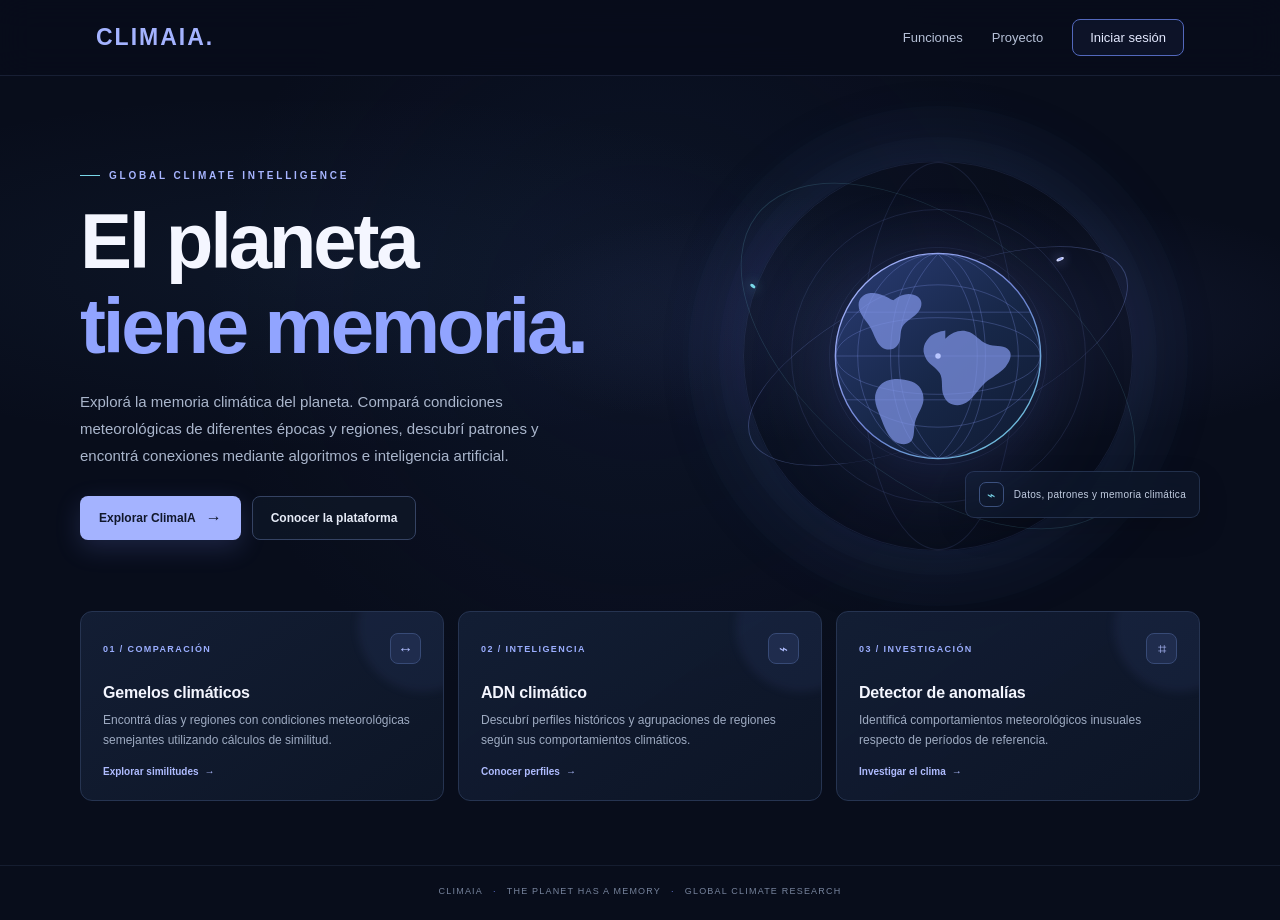
<file: app/templates/index.html>
<!DOCTYPE html>
<html lang="es">
<head>
    <meta charset="UTF-8">
    <meta name="viewport" content="width=device-width, initial-scale=1.0">
    <meta name="description" content="ClimaIA: plataforma mundial de inteligencia e investigación climática.">
    <title>ClimaIA — El planeta tiene memoria</title>

    <style>
        :root {
            color-scheme: dark;
            --page: #080d1b;
            --panel: #111a2e;
            --panel-soft: #0e1729;
            --line: #263451;
            --text: #f4f6ff;
            --muted: #aab6cc;
            --dim: #8290aa;
            --accent: #a4b3ff;
            --accent-bright: #91a4ff;
            --cyan: #79d7e8;
        }

        * {
            box-sizing: border-box;
            margin: 0;
            padding: 0;
        }

        html {
            scroll-behavior: smooth;
        }

        body {
            min-height: 100vh;
            overflow-x: hidden;
            background:
                radial-gradient(ellipse at 50% 34%, rgb(33 52 96 / 18%), transparent 48%),
                var(--page);
            color: var(--text);
            font-family: Arial, sans-serif;
        }

        a {
            color: inherit;
        }

        .site-header {
            position: relative;
            z-index: 2;
            height: 76px;
            padding: 0 max(7.5%, calc((100% - 1180px) / 2));
            display: flex;
            align-items: center;
            justify-content: space-between;
            border-bottom: 1px solid rgb(91 112 157 / 20%);
            background: rgb(8 13 27 / 84%);
            backdrop-filter: blur(16px);
        }

        .logo {
            color: var(--accent);
            font-size: 23px;
            font-weight: 800;
            letter-spacing: 2px;
            text-decoration: none;
        }

        .site-nav {
            display: flex;
            align-items: center;
            gap: 29px;
        }

        .site-nav a {
            color: #b6c1d7;
            font-size: 13px;
            text-decoration: none;
            transition: color .2s ease, border-color .2s ease, background .2s ease;
        }

        .site-nav a:hover {
            color: #fff;
        }

        .site-nav .login {
            padding: 10px 17px;
            border: 1px solid #5368bc;
            border-radius: 8px;
            color: #e4e9ff;
            background: rgb(35 48 91 / 22%);
        }

        .site-nav .login:hover {
            border-color: var(--accent-bright);
            background: rgb(58 76 139 / 34%);
        }

        .site-nav a:focus-visible,
        .button:focus-visible,
        .feature:focus-within {
            outline: 2px solid var(--cyan);
            outline-offset: 4px;
        }

        .page-main {
            width: min(1120px, calc(100% - 48px));
            margin: 0 auto;
            padding: 60px 0 64px;
        }

        .hero {
            position: relative;
            display: grid;
            grid-template-columns: minmax(0, 1.05fr) minmax(340px, .95fr);
            align-items: center;
            min-height: 440px;
            gap: 18px;
            isolation: isolate;
        }

        .hero::before {
            position: absolute;
            z-index: -1;
            inset: -35px -100px -10px;
            background:
                radial-gradient(ellipse at 72% 45%, rgb(103 120 213 / 12%), transparent 34%),
                radial-gradient(ellipse at 25% 35%, rgb(72 125 183 / 8%), transparent 40%);
            content: "";
            pointer-events: none;
        }

        .hero-copy {
            position: relative;
            z-index: 1;
            padding: 20px 0 30px;
        }

        .eyebrow {
            display: inline-flex;
            align-items: center;
            gap: 9px;
            margin-bottom: 22px;
            color: #a7b5ff;
            font-size: 10px;
            font-weight: 700;
            letter-spacing: 2.8px;
        }

        .eyebrow::before {
            width: 20px;
            height: 1px;
            background: var(--cyan);
            content: "";
        }

        h1 {
            max-width: 610px;
            font-size: clamp(48px, 6.4vw, 78px);
            line-height: .99;
            letter-spacing: -3.2px;
        }

        h1 span {
            display: block;
            margin-top: 7px;
            color: var(--accent-bright);
        }

        .description {
            max-width: 510px;
            margin-top: 23px;
            color: var(--muted);
            font-size: 15px;
            line-height: 1.8;
        }

        .actions {
            display: flex;
            flex-wrap: wrap;
            align-items: center;
            gap: 11px;
            margin-top: 27px;
        }

        .button {
            display: inline-flex;
            min-height: 44px;
            align-items: center;
            justify-content: center;
            gap: 10px;
            padding: 0 18px;
            border: 1px solid transparent;
            border-radius: 8px;
            font-size: 12px;
            font-weight: 700;
            text-decoration: none;
            transition: transform .2s ease, background .2s ease, border-color .2s ease;
        }

        .button:hover {
            transform: translateY(-2px);
        }

        .primary {
            background: var(--accent);
            color: #10172b;
            box-shadow: 0 8px 26px rgb(118 139 244 / 19%);
        }

        .primary:hover {
            background: #bdc8ff;
        }

        .button-arrow {
            font-size: 16px;
            font-weight: 400;
            line-height: 1;
        }

        .secondary {
            border-color: #354363;
            background: rgb(16 25 43 / 60%);
            color: #e6ebf7;
        }

        .secondary:hover {
            border-color: #7181bd;
            background: #121e34;
        }

        .hero-visual {
            position: relative;
            display: grid;
            min-height: 390px;
            place-items: center;
        }

        .globe-halo {
            position: absolute;
            width: min(390px, 90%);
            aspect-ratio: 1;
            border: 1px solid rgb(122 148 224 / 12%);
            border-radius: 50%;
            box-shadow:
                0 0 0 24px rgb(122 148 224 / 2%),
                0 0 0 55px rgb(122 148 224 / 2%),
                0 0 90px rgb(68 95 190 / 15%);
        }

        .globe-halo::before,
        .globe-halo::after {
            position: absolute;
            inset: 12%;
            border: 1px solid rgb(128 157 235 / 13%);
            border-radius: 50%;
            content: "";
        }

        .globe-halo::after {
            inset: 0 30%;
        }

        .climate-globe {
            position: relative;
            z-index: 1;
            width: min(292px, 72%);
            filter: drop-shadow(0 18px 40px rgb(79 100 191 / 25%));
        }

        .orbit {
            position: absolute;
            z-index: 0;
            width: min(410px, 96%);
            aspect-ratio: 1;
            border: 1px solid rgb(145 164 255 / 28%);
            border-radius: 50%;
            transform: rotate(-24deg) scaleY(.38);
        }

        .orbit-two {
            width: min(460px, 105%);
            border-color: rgb(121 215 232 / 17%);
            transform: rotate(38deg) scaleY(.55);
        }

        .orbit-dot {
            position: absolute;
            top: 24%;
            right: 12%;
            width: 8px;
            height: 8px;
            border: 2px solid #d5dcff;
            border-radius: 50%;
            background: var(--accent-bright);
            box-shadow: 0 0 18px rgb(145 164 255 / 90%);
        }

        .orbit-dot-two {
            top: auto;
            right: auto;
            bottom: 26%;
            left: 8%;
            width: 6px;
            height: 6px;
            border: 0;
            background: var(--cyan);
            box-shadow: 0 0 16px rgb(121 215 232 / 85%);
        }

        .visual-caption {
            position: absolute;
            right: 0;
            bottom: 33px;
            display: flex;
            align-items: center;
            gap: 10px;
            padding: 10px 13px;
            border: 1px solid rgb(98 122 173 / 27%);
            border-radius: 9px;
            background: rgb(13 23 41 / 86%);
            box-shadow: 0 12px 30px rgb(0 0 0 / 16%);
            color: #c3cee2;
            font-size: 10px;
            letter-spacing: .3px;
            backdrop-filter: blur(12px);
        }

        .visual-caption-mark {
            display: grid;
            width: 25px;
            height: 25px;
            place-items: center;
            border: 1px solid #3b507b;
            border-radius: 7px;
            color: var(--cyan);
            font-size: 14px;
        }

        .features {
            display: grid;
            grid-template-columns: repeat(3, minmax(0, 1fr));
            gap: 14px;
            margin-top: 35px;
        }

        .feature {
            position: relative;
            min-height: 184px;
            overflow: hidden;
            padding: 21px 22px;
            border: 1px solid var(--line);
            border-radius: 12px;
            background:
                linear-gradient(145deg, rgb(20 31 54 / 92%), rgb(13 22 39 / 94%));
            transition: transform .22s ease, border-color .22s ease, box-shadow .22s ease;
        }

        .feature::after {
            position: absolute;
            top: -50px;
            right: -45px;
            width: 130px;
            height: 130px;
            border-radius: 50%;
            background: rgb(109 130 227 / 8%);
            filter: blur(4px);
            content: "";
            pointer-events: none;
        }

        .feature:hover {
            transform: translateY(-4px);
            border-color: #455b8d;
            box-shadow: 0 14px 35px rgb(0 0 0 / 18%);
        }

        .feature-topline {
            display: flex;
            align-items: center;
            justify-content: space-between;
            margin-bottom: 20px;
        }

        .feature .number {
            color: #9baeff;
            font-size: 9px;
            font-weight: 700;
            letter-spacing: 1.4px;
        }

        .feature-icon {
            display: grid;
            width: 31px;
            height: 31px;
            place-items: center;
            border: 1px solid #34466d;
            border-radius: 8px;
            background: rgb(35 49 84 / 54%);
            color: #b4c1ff;
            font-size: 15px;
        }

        .feature h2 {
            margin-bottom: 8px;
            font-size: 16px;
            letter-spacing: -.2px;
        }

        .feature p {
            max-width: 340px;
            color: #9eabc2;
            font-size: 12px;
            line-height: 1.7;
        }

        .feature-link {
            display: inline-flex;
            align-items: center;
            gap: 6px;
            margin-top: 15px;
            color: #afbcff;
            font-size: 10px;
            font-weight: 700;
            text-decoration: none;
        }

        .feature-link span {
            transition: transform .2s ease;
        }

        .feature:hover .feature-link span {
            transform: translateX(3px);
        }

        .site-footer {
            display: flex;
            justify-content: center;
            gap: 10px;
            padding: 20px 24px 24px;
            border-top: 1px solid rgb(91 112 157 / 16%);
            color: #77849d;
            font-size: 9px;
            letter-spacing: 1.2px;
            text-align: center;
        }

        .footer-dot {
            color: #6679d9;
        }

        @media (max-width: 820px) {
            .page-main {
                padding-top: 42px;
            }

            .hero {
                grid-template-columns: minmax(0, 1.1fr) minmax(250px, .9fr);
                min-height: 390px;
            }

            .hero-visual {
                min-height: 320px;
            }

            .visual-caption {
                right: -8px;
                bottom: 15px;
            }

            .features {
                margin-top: 20px;
            }

            .feature {
                padding: 18px;
            }
        }

        @media (max-width: 640px) {
            .site-header {
                height: 68px;
                padding: 0 20px;
            }

            .logo {
                font-size: 21px;
            }

            .site-nav {
                gap: 0;
            }

            .site-nav a:not(.login) {
                display: none;
            }

            .site-nav .login {
                padding: 9px 13px;
                font-size: 11px;
            }

            .page-main {
                width: min(100% - 36px, 500px);
                padding: 35px 0 42px;
            }

            .hero {
                grid-template-columns: 1fr;
                gap: 0;
            }

            .hero-copy {
                padding: 15px 0 0;
                text-align: center;
            }

            .eyebrow {
                justify-content: center;
                margin-bottom: 18px;
                font-size: 9px;
                letter-spacing: 2px;
            }

            h1 {
                margin: 0 auto;
                font-size: clamp(46px, 12vw, 64px);
                letter-spacing: -2.7px;
            }

            .description {
                max-width: 440px;
                margin: 17px auto 0;
                font-size: 13px;
                line-height: 1.75;
            }

            .actions {
                justify-content: center;
                margin-top: 22px;
            }

            .hero-visual {
                min-height: 280px;
                margin-top: -3px;
            }

            .globe-halo {
                width: 245px;
            }

            .climate-globe {
                width: 188px;
            }

            .orbit {
                width: 280px;
            }

            .orbit-two {
                width: 320px;
            }

            .visual-caption {
                right: 0;
                bottom: 3px;
            }

            .features {
                grid-template-columns: 1fr;
                gap: 10px;
                margin-top: 28px;
            }

            .feature {
                min-height: 0;
                padding: 17px 18px;
            }

            .feature-topline {
                margin-bottom: 12px;
            }

            .feature-link {
                margin-top: 10px;
            }

            .site-footer {
                flex-wrap: wrap;
                font-size: 8px;
                letter-spacing: .8px;
            }
        }

        @media (prefers-reduced-motion: reduce) {
            *,
            *::before,
            *::after {
                scroll-behavior: auto !important;
                transition-duration: .01ms !important;
            }
        }
    </style>
</head>

<body>
<header class="site-header">
    <a class="logo" href="/" aria-label="ClimaIA, inicio">CLIMAIA.</a>
    <nav class="site-nav" aria-label="Navegación principal">
        <a href="#funciones">Funciones</a>
        <a href="#proyecto">Proyecto</a>
        <a class="login" href="/login">Iniciar sesión</a>
    </nav>
</header>

<main class="page-main">
    <section class="hero" aria-labelledby="home-title">
        <div class="hero-copy">
            <div class="eyebrow">GLOBAL CLIMATE INTELLIGENCE</div>
            <h1 id="home-title">
                El planeta
                <span>tiene memoria.</span>
            </h1>
            <p class="description">
                Explorá la memoria climática del planeta. Compará condiciones
                meteorológicas de diferentes épocas y regiones, descubrí
                patrones y encontrá conexiones mediante algoritmos e
                inteligencia artificial.
            </p>
            <div class="actions">
                <a href="/register" class="button primary">
                    Explorar ClimaIA <span class="button-arrow" aria-hidden="true">→</span>
                </a>
                <a href="#funciones" class="button secondary">
                    Conocer la plataforma
                </a>
            </div>
        </div>

        <div class="hero-visual" aria-hidden="true">
            <div class="globe-halo"></div>
            <div class="orbit"><span class="orbit-dot"></span></div>
            <div class="orbit orbit-two"><span class="orbit-dot orbit-dot-two"></span></div>
            <svg class="climate-globe" viewBox="0 0 320 320" fill="none">
                <defs>
                    <linearGradient id="globe-fill" x1="61" y1="49" x2="263" y2="271" gradientUnits="userSpaceOnUse">
                        <stop stop-color="#293b72"/>
                        <stop offset=".55" stop-color="#172748"/>
                        <stop offset="1" stop-color="#101b33"/>
                    </linearGradient>
                    <linearGradient id="globe-edge" x1="62" y1="53" x2="259" y2="265" gradientUnits="userSpaceOnUse">
                        <stop stop-color="#AAB8FF"/>
                        <stop offset=".55" stop-color="#6C82D2"/>
                        <stop offset="1" stop-color="#6FCADD"/>
                    </linearGradient>
                    <clipPath id="globe-clip">
                        <circle cx="160" cy="160" r="112"/>
                    </clipPath>
                </defs>
                <circle cx="160" cy="160" r="112" fill="url(#globe-fill)"/>
                <g clip-path="url(#globe-clip)" stroke="#91A4FF" stroke-opacity=".28">
                    <ellipse cx="160" cy="160" rx="112" ry="42"/>
                    <ellipse cx="160" cy="160" rx="112" ry="78"/>
                    <ellipse cx="160" cy="160" rx="52" ry="112"/>
                    <ellipse cx="160" cy="160" rx="88" ry="112"/>
                    <path d="M48 160h224M58 112h204M58 208h204"/>
                    <path d="M160 48c-29 31-43 68-43 112s14 81 43 112M160 48c29 31 43 68 43 112s-14 81-43 112"/>
                </g>
                <path d="M111 99c10-8 19-9 27-4 5 4 5 10 1 16-5 7-14 10-18 17-4 7 0 15-6 21-4 5-12 5-17 1-6-5-8-14-12-21-5-9-13-15-13-25 0-7 5-12 13-13 9-1 17 4 25 8Zm57 42c8-8 18-11 27-7 8 4 13 12 22 14 7 2 17 0 21 6 4 5 0 13-4 18-6 7-15 11-22 17-9 8-14 20-25 24-9 3-18-1-21-10-3-7 0-17-4-24-4-7-13-10-16-18-4-8-1-16 5-22 4-4 11-6 17-7Zm-37 47c9 3 14 12 13 21-1 8-7 15-9 23-2 7 0 17-5 22-4 4-12 3-17 0-7-5-11-14-14-22-3-9-8-17-8-26 0-8 5-16 13-19 9-3 18-2 27 1Z" fill="#8095E8" fill-opacity=".72"/>
                <circle cx="160" cy="160" r="112.5" stroke="url(#globe-edge)" stroke-width="1.5"/>
                <circle cx="160" cy="160" r="119" stroke="#90A4F5" stroke-opacity=".1"/>
                <circle cx="160" cy="160" r="3" fill="#B9C6FF"/>
            </svg>
            <div class="visual-caption">
                <span class="visual-caption-mark">⌁</span>
                <span>Datos, patrones y memoria climática</span>
            </div>
        </div>
    </section>

    <section class="features" id="funciones" aria-label="Funciones de ClimaIA">
        <article class="feature">
            <div class="feature-topline">
                <div class="number">01 / COMPARACIÓN</div>
                <span class="feature-icon" aria-hidden="true">↔</span>
            </div>
            <h2>Gemelos climáticos</h2>
            <p>
                Encontrá días y regiones con condiciones meteorológicas
                semejantes utilizando cálculos de similitud.
            </p>
            <a class="feature-link" href="/register">
                Explorar similitudes <span aria-hidden="true">→</span>
            </a>
        </article>

        <article class="feature">
            <div class="feature-topline">
                <div class="number">02 / INTELIGENCIA</div>
                <span class="feature-icon" aria-hidden="true">⌁</span>
            </div>
            <h2>ADN climático</h2>
            <p>
                Descubrí perfiles históricos y agrupaciones de regiones según
                sus comportamientos climáticos.
            </p>
            <a class="feature-link" href="/register">
                Conocer perfiles <span aria-hidden="true">→</span>
            </a>
        </article>

        <article class="feature">
            <div class="feature-topline">
                <div class="number">03 / INVESTIGACIÓN</div>
                <span class="feature-icon" aria-hidden="true">⌗</span>
            </div>
            <h2>Detector de anomalías</h2>
            <p>
                Identificá comportamientos meteorológicos inusuales respecto
                de períodos de referencia.
            </p>
            <a class="feature-link" href="/register">
                Investigar el clima <span aria-hidden="true">→</span>
            </a>
        </article>
    </section>
</main>

<footer class="site-footer" id="proyecto">
    <span>CLIMAIA</span>
    <span class="footer-dot" aria-hidden="true">·</span>
    <span>THE PLANET HAS A MEMORY</span>
    <span class="footer-dot" aria-hidden="true">·</span>
    <span>GLOBAL CLIMATE RESEARCH</span>
</footer>
</body>
</html>
</file>
